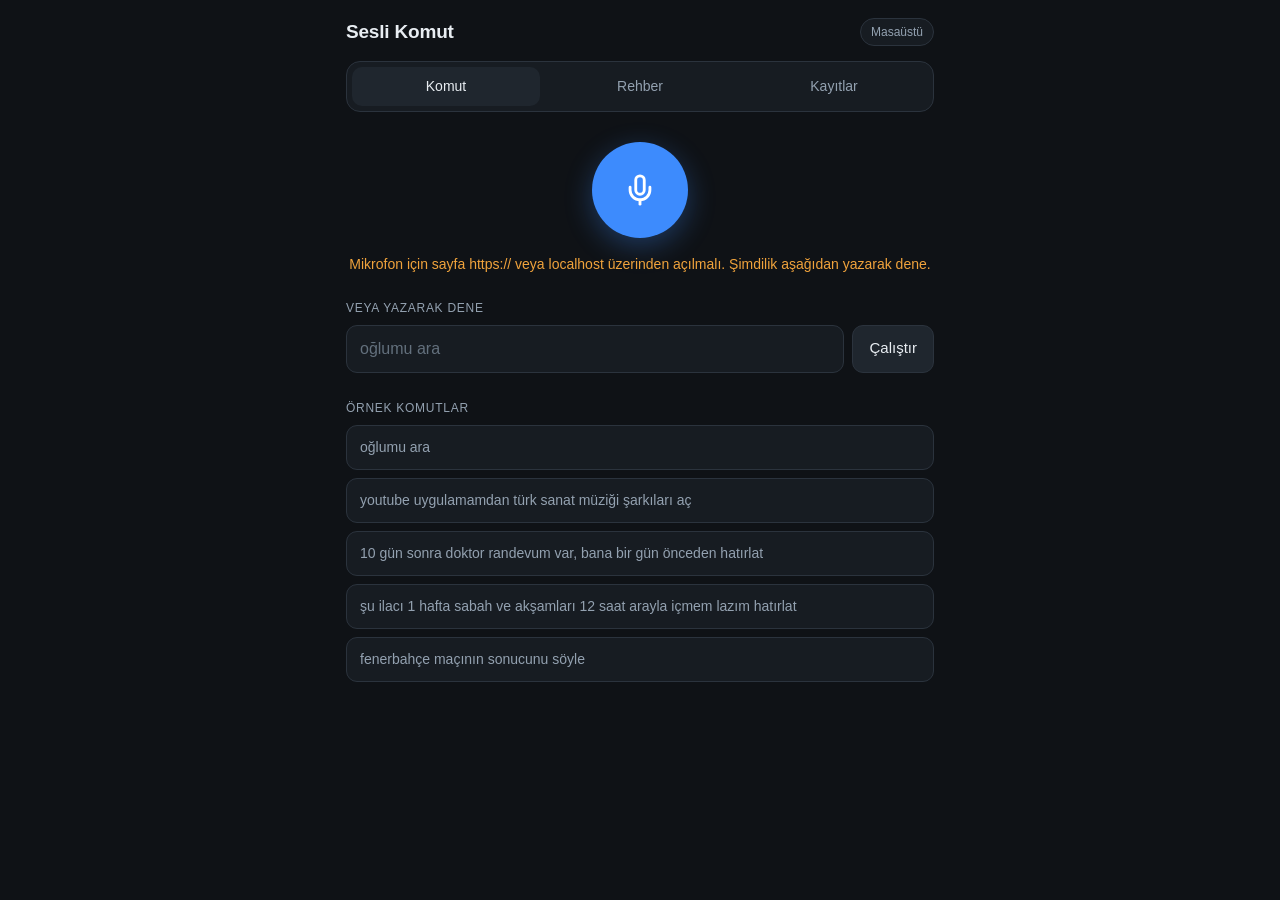
<file: index.html>
<!doctype html>
<html lang="tr">
<head>
  <meta charset="utf-8">
  <meta name="viewport" content="width=device-width, initial-scale=1, viewport-fit=cover">
  <meta name="theme-color" content="#0f1216">
  <title>Sesli Komut</title>

  <!-- Ana ekrana eklendiğinde tarayıcı çubuğu olmadan açılsın diye.
       Android manifest'i okur; iOS hâlâ kendi apple-* etiketlerini istiyor. -->
  <link rel="manifest" href="manifest.json">
  <link rel="icon" href="simge/simge-192.png" sizes="192x192" type="image/png">
  <link rel="apple-touch-icon" href="simge/apple-touch-icon.png">
  <meta name="apple-mobile-web-app-capable" content="yes">
  <meta name="apple-mobile-web-app-status-bar-style" content="black-translucent">
  <meta name="apple-mobile-web-app-title" content="Sesli Komut">
  <meta name="mobile-web-app-capable" content="yes">

  <link rel="stylesheet" href="css/style.css">
</head>
<body>

  <header class="ust">
    <h1>Sesli Komut</h1>
    <span class="rozet" id="platform">—</span>
  </header>

  <nav class="sekmeler">
    <button type="button" id="sekme-komut" class="etkin">Komut</button>
    <button type="button" id="sekme-rehber">Rehber</button>
    <button type="button" id="sekme-kayit">Kayıtlar</button>
  </nav>

  <main>

    <!-- KOMUT -->
    <section id="panel-komut">
      <div class="mikrofon-alani">
        <button type="button" id="mikrofon" aria-label="Konuşmaya başla">
          <svg viewBox="0 0 24 24" width="34" height="34" fill="none" stroke="currentColor"
               stroke-width="2" stroke-linecap="round" stroke-linejoin="round" aria-hidden="true">
            <path d="M12 2a3 3 0 0 0-3 3v7a3 3 0 0 0 6 0V5a3 3 0 0 0-3-3z"/>
            <path d="M19 10v2a7 7 0 0 1-14 0v-2"/>
            <line x1="12" y1="19" x2="12" y2="22"/>
          </svg>
        </button>
        <p class="durum" id="durum">Hazırlanıyor…</p>
        <p class="duyulan" id="duyulan" hidden></p>
      </div>

      <div class="kart" id="kart" hidden></div>

      <div class="yazi-alani">
        <label for="yazi-giris">Veya yazarak dene</label>
        <div class="yazi-satir">
          <input type="text" id="yazi-giris" placeholder="oğlumu ara" autocomplete="off">
          <button type="button" id="yazi-gonder">Çalıştır</button>
        </div>
      </div>

      <div class="ornekler">
        <p class="baslik-kucuk">Örnek komutlar</p>
        <button type="button" class="ornek">oğlumu ara</button>
        <button type="button" class="ornek">youtube uygulamamdan türk sanat müziği şarkıları aç</button>
        <button type="button" class="ornek">10 gün sonra doktor randevum var, bana bir gün önceden hatırlat</button>
        <button type="button" class="ornek">şu ilacı 1 hafta sabah ve akşamları 12 saat arayla içmem lazım hatırlat</button>
        <button type="button" class="ornek">fenerbahçe maçının sonucunu söyle</button>
      </div>
    </section>

    <!-- REHBER -->
    <section id="panel-rehber" hidden>
      <p class="aciklama">
        Telefonun kendi rehberini bir web uygulaması okuyamaz — bu iOS ve Android'de aynı.
        Bu yüzden aramak istediğin kişileri buraya bir kez tanıtıyoruz.
        <strong>Günlük konuşmada nasıl diyorsan öyle yaz</strong> ("oğlum", "annem", "eşim"),
        çünkü komutta o adı söyleyeceksin.
      </p>

      <div class="form">
        <input type="text" id="rehber-isim" placeholder="oğlum" autocomplete="off">
        <input type="tel" id="rehber-numara" placeholder="05xx xxx xx xx" autocomplete="off">
        <button type="button" id="rehber-kaydet">Kaydet</button>
      </div>

      <div id="rehber-liste"></div>
    </section>

    <!-- KAYITLAR -->
    <section id="panel-kayit" hidden>
      <p class="aciklama">
        Söylediğin her komut buraya düşüyor. <strong>Anlaşılmayanlar</strong> kırmızı görünür —
        sıradaki sürümde hangi komutları eklememiz gerektiğini bu liste söyleyecek.
      </p>
      <p class="ozet" id="kayit-ozet"></p>
      <button type="button" class="ornek" id="kayit-kopyala">Kayıtları kopyala</button>
      <div id="kayit-liste"></div>
    </section>

  </main>

  <script src="js/nlp.js"></script>
  <script src="js/actions.js"></script>
  <script src="js/commands.js"></script>
  <script src="js/app.js"></script>
</body>
</html>
</file>
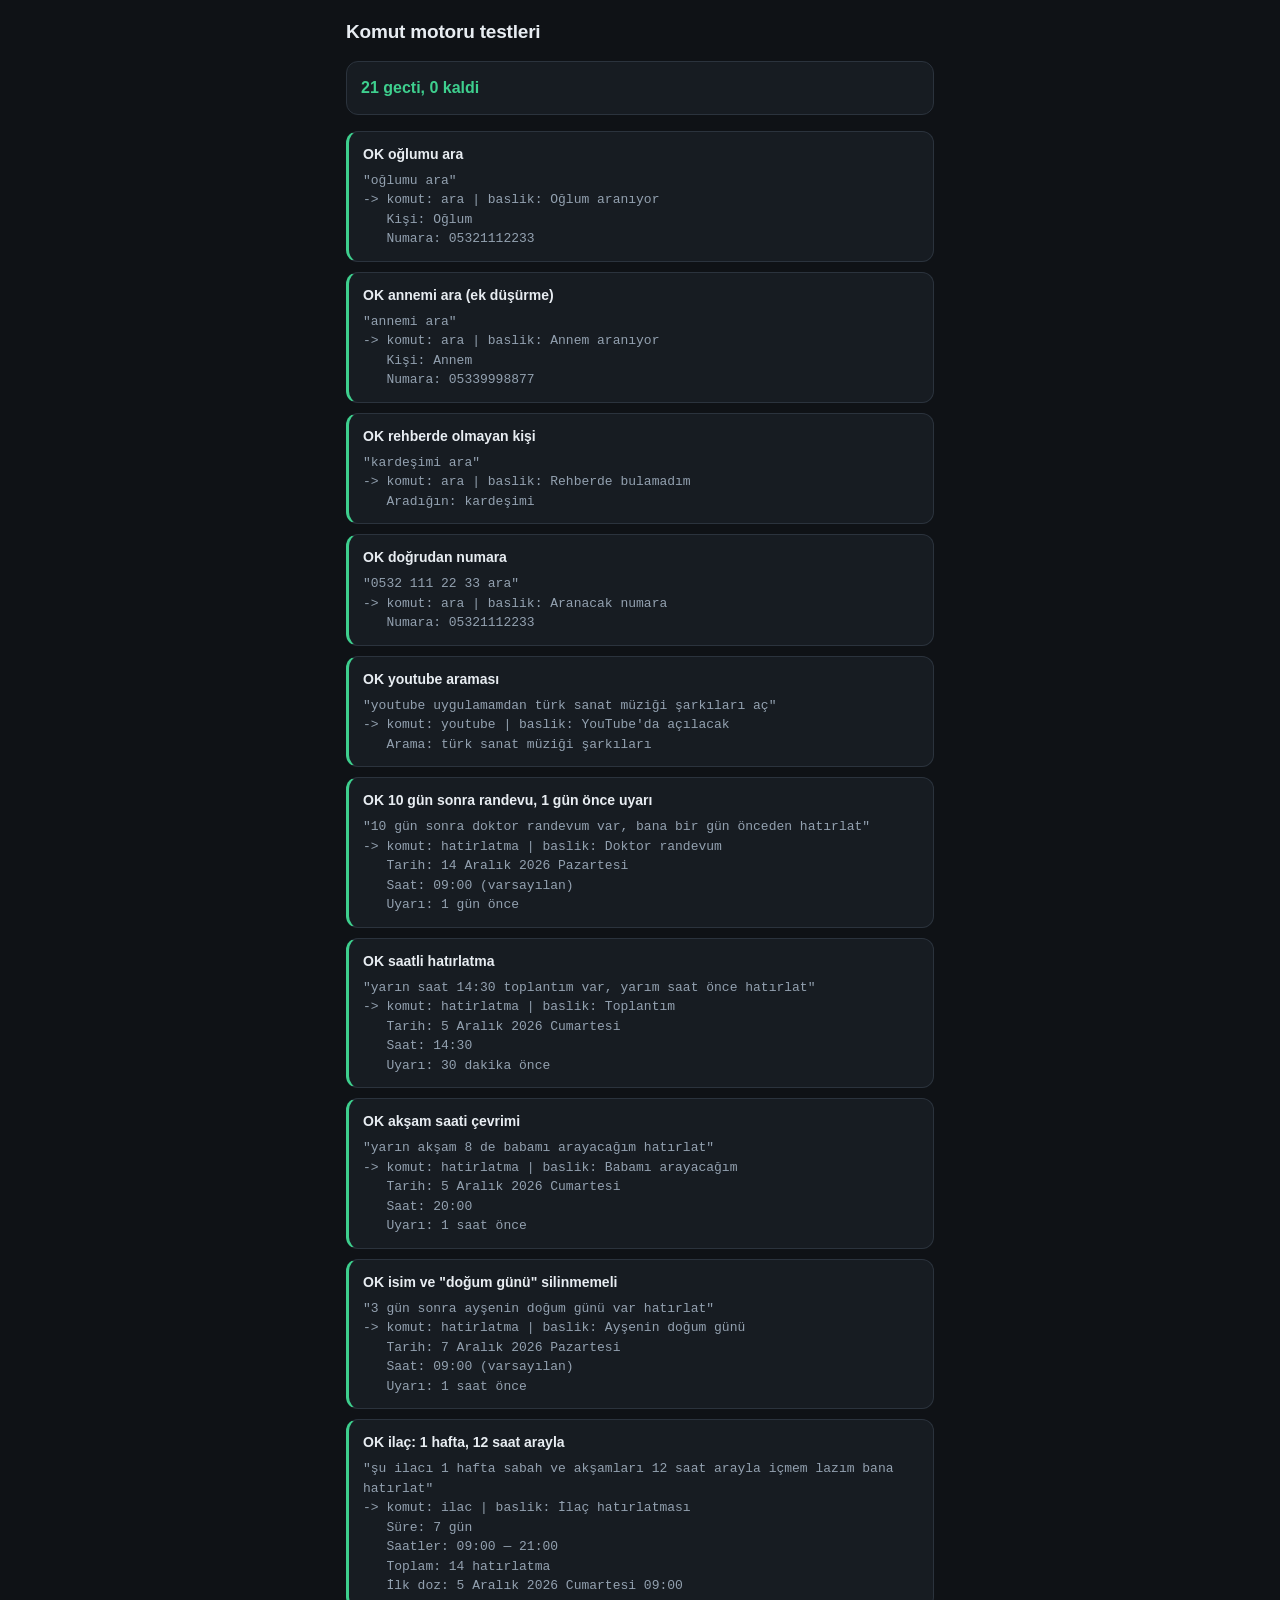
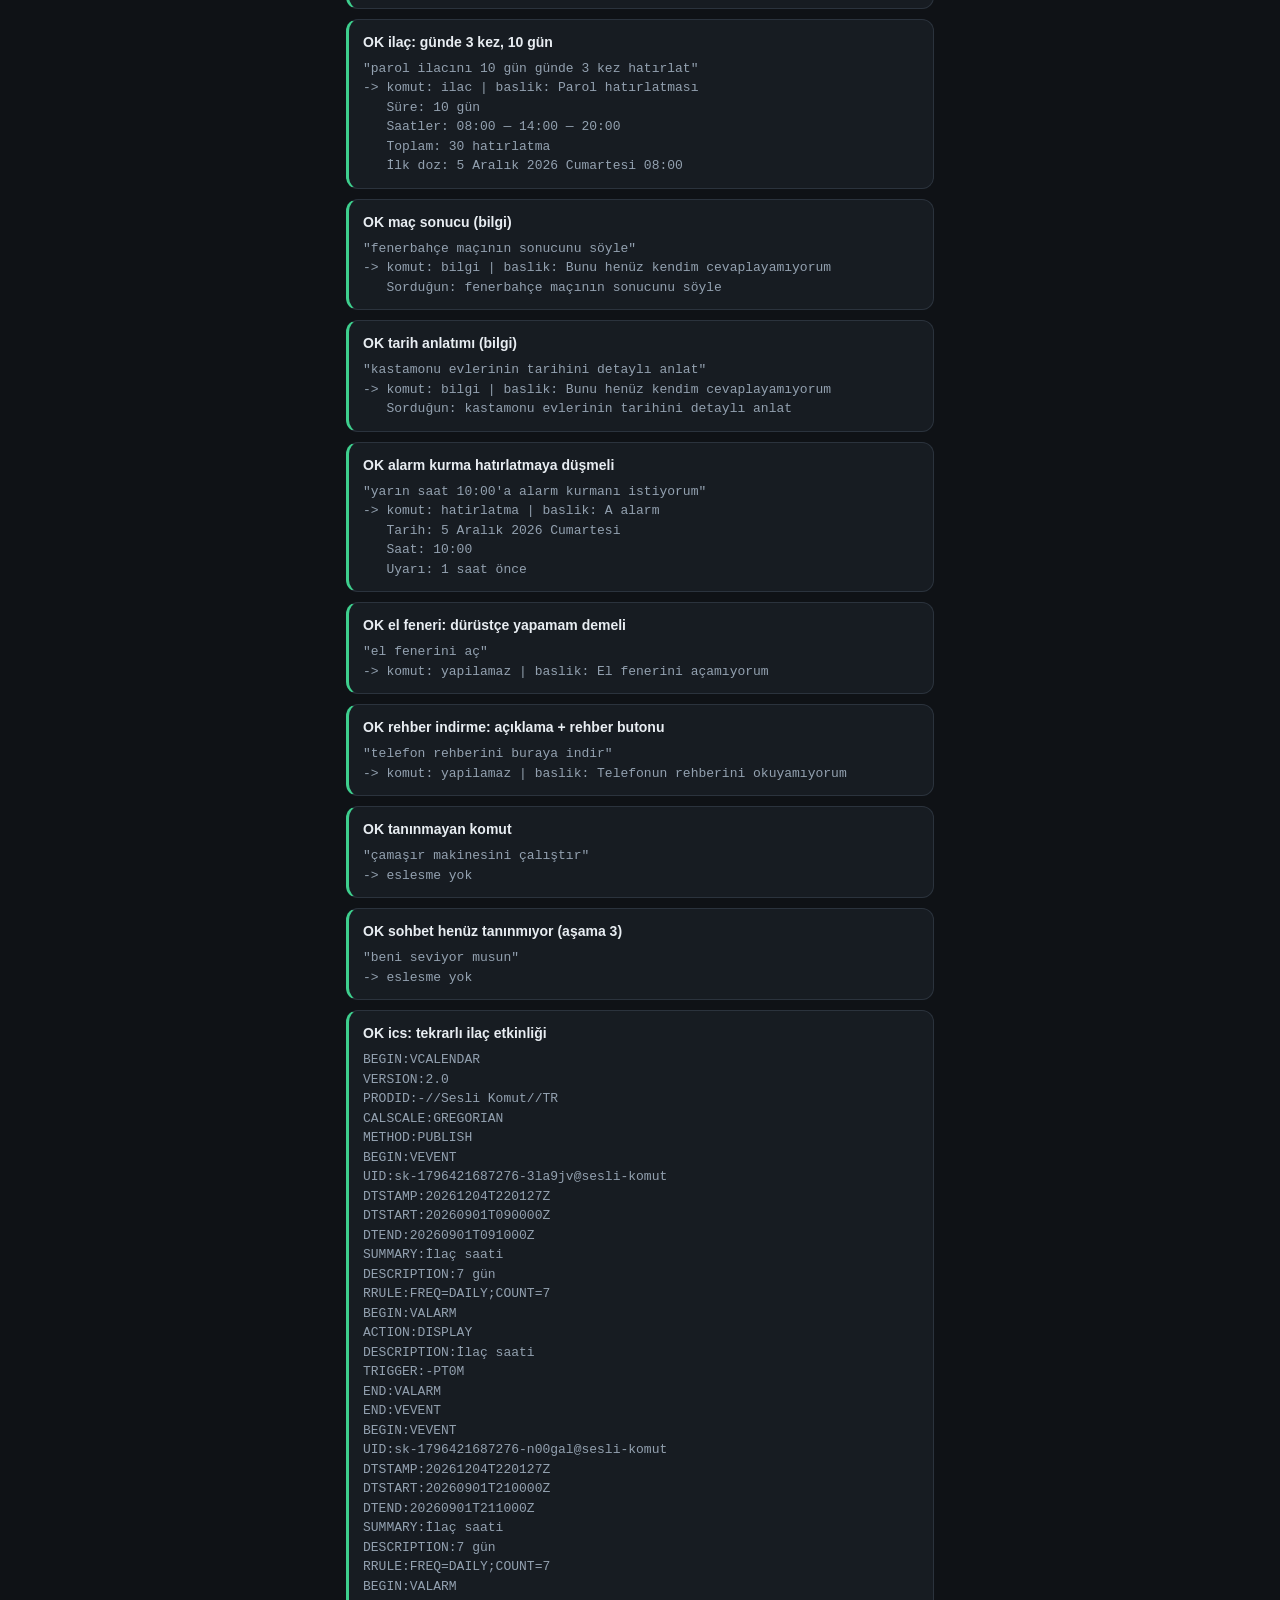
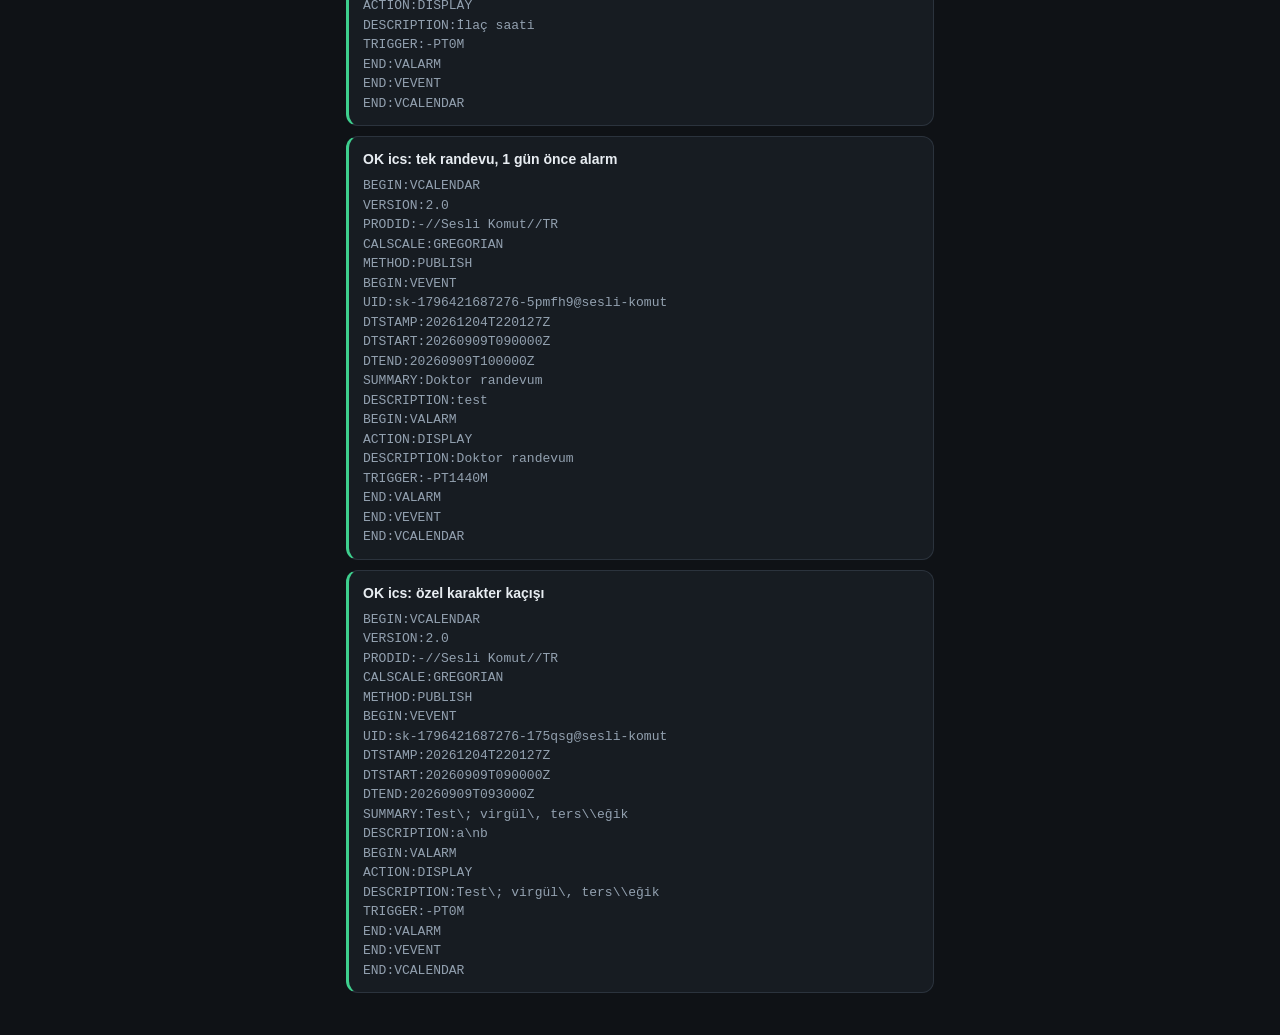
<file: test.html>
<!doctype html>
<html lang="tr">
<head>
  <meta charset="utf-8">
  <title>Komut motoru testleri</title>
  <link rel="stylesheet" href="css/style.css">
  <style>
    .t { background:#171c22; border:1px solid #2b333d; border-left:3px solid #3ecf8e;
         border-radius:12px; padding:12px 14px; margin-bottom:10px; font-size:14px; }
    .t.kotu { border-left-color:#ef5f5f; }
    .t b { display:block; margin-bottom:6px; }
    .t pre { margin:6px 0 0; white-space:pre-wrap; color:#93a1b0; font-size:13px; }
    #ozet { font-size:16px; font-weight:600; padding:14px; border-radius:12px;
            background:#171c22; border:1px solid #2b333d; margin-bottom:16px; }
  </style>
</head>
<body>
  <header class="ust"><h1>Komut motoru testleri</h1></header>
  <div id="ozet">çalışıyor…</div>
  <div id="sonuc"></div>

  <script src="js/nlp.js"></script>
  <script src="js/actions.js"></script>
  <script src="js/commands.js"></script>
  <script>
  (function () {
    // Sahte bağlam: gerçek rehber yerine sabit bir liste
    var eklenenIsim = null;
    var kaydedilenIstek = [];
    var sahteRehber = [
      { isim: 'oğlum', numara: '05321112233' },
      { isim: 'annem', numara: '05339998877' }
    ];
    var ctx = {
      rehberBul: function (isim) {
        for (var i = 0; i < sahteRehber.length; i++) {
          if (SK.nlp.isimEslesir(isim, sahteRehber[i].isim)) return sahteRehber[i];
        }
        return null;
      },
      rehberEkleFormu: function (isim) { eklenenIsim = isim; },
      istekKaydet: function (m, t) { kaydedilenIstek.push([m, t]); }
    };

    var gecti = 0, kaldi = 0;
    var kutu = document.getElementById('sonuc');

    function dene(baslik, metin, kontrol) {
      var kart = SK.komutlar.calistir(metin, ctx);
      var hata = null;
      try {
        hata = kontrol(kart);
      } catch (e) {
        hata = 'istisna: ' + e.message;
      }
      var d = document.createElement('div');
      d.className = 't' + (hata ? ' kotu' : '');
      var b = document.createElement('b');
      b.textContent = (hata ? 'X ' : 'OK ') + baslik;
      d.appendChild(b);
      var pre = document.createElement('pre');
      var ozet = '"' + metin + '"\n';
      if (kart) {
        ozet += '-> komut: ' + kart.komutId + ' | baslik: ' + kart.baslik + '\n';
        (kart.satirlar || []).forEach(function (s) { ozet += '   ' + s.etiket + ': ' + s.deger + '\n'; });
      } else {
        ozet += '-> eslesme yok\n';
      }
      if (hata) ozet += 'BEKLENEN SAGLANMADI: ' + hata;
      pre.textContent = ozet;
      d.appendChild(pre);
      kutu.appendChild(d);
      if (hata) kaldi++; else gecti++;
    }

    function satir(kart, etiket) {
      var s = (kart.satirlar || []).filter(function (x) { return x.etiket === etiket; })[0];
      return s ? s.deger : null;
    }

    var bugun = SK.nlp.gunBasi(new Date());
    var on = SK.nlp.gunEkle(bugun, 10);

    // a) Kişi arama
    dene('oğlumu ara', 'oğlumu ara', function (k) {
      if (!k || k.komutId !== 'ara') return 'ara komutu beklendi';
      if (satir(k, 'Numara') !== '05321112233') return 'numara yanlis';
      return null;
    });

    dene('annemi ara (ek düşürme)', 'annemi ara', function (k) {
      if (!k || k.komutId !== 'ara') return 'ara komutu beklendi';
      if (satir(k, 'Numara') !== '05339998877') return 'numara yanlis';
      return null;
    });

    dene('rehberde olmayan kişi', 'kardeşimi ara', function (k) {
      if (!k || k.komutId !== 'ara') return 'ara komutu beklendi';
      if (!k.uyari) return 'uyari karti beklendi';
      return null;
    });

    dene('doğrudan numara', '0532 111 22 33 ara', function (k) {
      if (!k || k.komutId !== 'ara') return 'ara komutu beklendi';
      if (satir(k, 'Numara') !== '05321112233') return 'numara temizlenmedi';
      return null;
    });

    // d) YouTube
    dene('youtube araması', 'youtube uygulamamdan türk sanat müziği şarkıları aç', function (k) {
      if (!k || k.komutId !== 'youtube') return 'youtube komutu beklendi';
      var q = satir(k, 'Arama');
      if (q !== 'türk sanat müziği şarkıları') return 'sorgu yanlis cikti: "' + q + '"';
      return null;
    });

    // e) Tek seferlik hatırlatma
    dene('10 gün sonra randevu, 1 gün önce uyarı',
         '10 gün sonra doktor randevum var, bana bir gün önceden hatırlat', function (k) {
      if (!k || k.komutId !== 'hatirlatma') return 'hatirlatma komutu beklendi';
      if (satir(k, 'Tarih') !== SK.nlp.tarihYaz(on)) return 'tarih 10 gun sonrasi olmali';
      if (satir(k, 'Uyarı') !== '1 gün önce') return 'uyari payi 1 gun olmali (10 gun degil)';
      if (k.baslik.indexOf('randevu') === -1) return 'baslik randevu icermeli: ' + k.baslik;
      return null;
    });

    dene('saatli hatırlatma', 'yarın saat 14:30 toplantım var, yarım saat önce hatırlat', function (k) {
      if (!k || k.komutId !== 'hatirlatma') return 'hatirlatma komutu beklendi';
      if (satir(k, 'Saat') !== '14:30') return 'saat yanlis';
      if (satir(k, 'Uyarı') !== '30 dakika önce') return 'uyari payi yanlis';
      if (k.baslik !== 'Toplantım') return 'baslik temiz olmali, gelen: "' + k.baslik + '"';
      return null;
    });

    dene('akşam saati çevrimi', 'yarın akşam 8 de babamı arayacağım hatırlat', function (k) {
      if (!k || k.komutId !== 'hatirlatma') return 'hatirlatma komutu beklendi';
      if (satir(k, 'Saat') !== '20:00') return 'aksam 8 -> 20:00 olmali, gelen: ' + satir(k, 'Saat');
      if (k.baslik !== 'Babamı arayacağım') return 'baslik: "' + k.baslik + '"';
      return null;
    });

    dene('isim ve "doğum günü" silinmemeli', '3 gün sonra ayşenin doğum günü var hatırlat', function (k) {
      if (!k || k.komutId !== 'hatirlatma') return 'hatirlatma komutu beklendi';
      if (k.baslik !== 'Ayşenin doğum günü') return 'baslik: "' + k.baslik + '"';
      return null;
    });

    // f) İlaç / tekrarlı
    dene('ilaç: 1 hafta, 12 saat arayla',
         'şu ilacı 1 hafta sabah ve akşamları 12 saat arayla içmem lazım bana hatırlat', function (k) {
      if (!k || k.komutId !== 'ilac') return 'ilac komutu beklendi';
      if (satir(k, 'Süre') !== '7 gün') return 'sure 7 gun olmali';
      if (satir(k, 'Saatler') !== '09:00 — 21:00') return 'saatler yanlis: ' + satir(k, 'Saatler');
      if (satir(k, 'Toplam') !== '14 hatırlatma') return 'toplam yanlis';
      return null;
    });

    dene('ilaç: günde 3 kez, 10 gün', 'parol ilacını 10 gün günde 3 kez hatırlat', function (k) {
      if (!k || k.komutId !== 'ilac') return 'ilac komutu beklendi';
      if (satir(k, 'Süre') !== '10 gün') return 'sure yanlis: ' + satir(k, 'Süre');
      if (k.baslik.toLowerCase().indexOf('parol') === -1) return 'ilac adi yakalanmali: ' + k.baslik;
      // Gece yarısı dozu olmamalı: aralık verilmediyse dozlar gündüze yayılmalı
      if (satir(k, 'Saatler') !== '08:00 — 14:00 — 20:00') return 'saatler gunduze yayilmali, gelen: ' + satir(k, 'Saatler');
      return null;
    });

    // b, c) Bilgi soruları — henüz cevaplanmıyor ama tanınmalı
    dene('maç sonucu (bilgi)', 'fenerbahçe maçının sonucunu söyle', function (k) {
      if (!k || k.komutId !== 'bilgi') return 'bilgi komutu beklendi';
      return null;
    });

    dene('tarih anlatımı (bilgi)', 'kastamonu evlerinin tarihini detaylı anlat', function (k) {
      if (!k || k.komutId !== 'bilgi') return 'bilgi komutu beklendi';
      return null;
    });

    // g) Gerçek kullanımdan gelen boşluklar (31 Ağustos 2026 kayıtları)
    dene('alarm kurma hatırlatmaya düşmeli',
         'yarın saat 10:00\'a alarm kurmanı istiyorum', function (k) {
      if (!k || k.komutId !== 'hatirlatma') return 'hatirlatma komutu beklendi';
      if (satir(k, 'Saat') !== '10:00') return 'saat yanlis: ' + satir(k, 'Saat');
      return null;
    });

    dene('el feneri: dürüstçe yapamam demeli', 'el fenerini aç', function (k) {
      if (!k || k.komutId !== 'yapilamaz') return 'yapilamaz komutu beklendi';
      if (!k.uyari) return 'uyari karti beklendi';
      return null;
    });

    dene('rehber indirme: açıklama + rehber butonu',
         'telefon rehberini buraya indir', function (k) {
      if (!k || k.komutId !== 'yapilamaz') return 'yapilamaz komutu beklendi';
      if (!k.aksiyonlar || !k.aksiyonlar.length) return 'rehbere yonlendiren buton olmali';
      return null;
    });

    // Tanınmayan
    dene('tanınmayan komut', 'çamaşır makinesini çalıştır', function (k) {
      if (k) return 'eslesme olmamaliydi, gelen: ' + k.komutId;
      return null;
    });

    dene('sohbet henüz tanınmıyor (aşama 3)', 'beni seviyor musun', function (k) {
      if (k) return 'eslesme olmamaliydi, gelen: ' + k.komutId;
      return null;
    });

    // --- Takvim dosyası (.ics) ---
    // Hatırlatmalar telefona bu dosyayla ulaşıyor; biçimi bozuksa Takvim reddeder.
    function icsDene(baslik, etkinlikler, kontrol) {
      var ics = SK.actions.icsUret(etkinlikler);
      var hata = null;
      try { hata = kontrol(ics); } catch (e) { hata = 'istisna: ' + e.message; }
      var d = document.createElement('div');
      d.className = 't' + (hata ? ' kotu' : '');
      var b = document.createElement('b');
      b.textContent = (hata ? 'X ' : 'OK ') + baslik;
      d.appendChild(b);
      var pre = document.createElement('pre');
      pre.textContent = (hata ? 'BEKLENEN SAGLANMADI: ' + hata + '\n\n' : '') + ics;
      d.appendChild(pre);
      kutu.appendChild(d);
      if (hata) kaldi++; else gecti++;
    }

    icsDene('ics: tekrarlı ilaç etkinliği', [
      { baslik: 'İlaç saati', aciklama: '7 gün', baslangic: new Date(2026, 8, 1, 9, 0, 0),
        dakika: 10, uyariDakika: 0, tekrarGun: 7 },
      { baslik: 'İlaç saati', aciklama: '7 gün', baslangic: new Date(2026, 8, 1, 21, 0, 0),
        dakika: 10, uyariDakika: 0, tekrarGun: 7 }
    ], function (ics) {
      if (ics.indexOf('BEGIN:VCALENDAR') !== 0) return 'VCALENDAR ile baslamali';
      if (ics.indexOf('END:VCALENDAR') === -1) return 'VCALENDAR kapanmamis';
      if ((ics.match(/BEGIN:VEVENT/g) || []).length !== 2) return '2 etkinlik olmali';
      if ((ics.match(/END:VEVENT/g) || []).length !== 2) return 'etkinlikler kapanmamis';
      if ((ics.match(/RRULE:FREQ=DAILY;COUNT=7/g) || []).length !== 2) return 'RRULE eksik';
      if ((ics.match(/BEGIN:VALARM/g) || []).length !== 2) return 'alarm eksik';
      if (!/DTSTART:\d{8}T\d{6}Z/.test(ics)) return 'DTSTART bicimi bozuk';
      if (ics.indexOf('\r\n') === -1) return 'satir sonlari CRLF olmali';
      return null;
    });

    icsDene('ics: tek randevu, 1 gün önce alarm', [
      { baslik: 'Doktor randevum', aciklama: 'test', baslangic: new Date(2026, 8, 9, 9, 0, 0),
        dakika: 60, uyariDakika: 1440 }
    ], function (ics) {
      if ((ics.match(/BEGIN:VEVENT/g) || []).length !== 1) return '1 etkinlik olmali';
      if (ics.indexOf('TRIGGER:-PT1440M') === -1) return '1 gun onceki alarm eksik';
      if (ics.indexOf('RRULE') !== -1) return 'tek seferlik etkinlikte RRULE olmamali';
      if (ics.indexOf('SUMMARY:Doktor randevum') === -1) return 'baslik eksik';
      return null;
    });

    icsDene('ics: özel karakter kaçışı', [
      { baslik: 'Test; virgül, ters\\eğik', aciklama: 'a\nb', baslangic: new Date(2026, 8, 9, 9, 0, 0),
        dakika: 30, uyariDakika: 0 }
    ], function (ics) {
      if (ics.indexOf('SUMMARY:Test\\; virgül\\, ters\\\\eğik') === -1) return 'kacis yapilmamis';
      if (ics.indexOf('DESCRIPTION:a\\nb') === -1) return 'satir sonu kacisi yapilmamis';
      return null;
    });

    var ozet = document.getElementById('ozet');
    ozet.textContent = gecti + ' gecti, ' + kaldi + ' kaldi';
    ozet.style.color = kaldi ? '#ef5f5f' : '#3ecf8e';
    document.title = 'SONUC: ' + gecti + ' gecti, ' + kaldi + ' kaldi';
  })();
  </script>
</body>
</html>
</file>
<file: css/style.css>
/* Mobil öncelikli. Telefonda tam ekran uygulama gibi durması hedeflendi;
   masaüstünde ortalanmış dar bir sütun olarak açılır. */

:root {
  --zemin: #0f1216;
  --yuzey: #171c22;
  --yuzey-2: #1f262e;
  --cizgi: #2b333d;
  --metin: #e8edf2;
  --soluk: #93a1b0;
  --vurgu: #3d8bfd;
  --vurgu-koyu: #2b6fd4;
  --uyari: #f0a33c;
  --hata: #ef5f5f;
  --yaricap: 14px;
}

* { box-sizing: border-box; }

html, body {
  margin: 0;
  padding: 0;
  background: var(--zemin);
  color: var(--metin);
  font-family: -apple-system, BlinkMacSystemFont, "Segoe UI", Roboto, sans-serif;
  font-size: 16px;
  line-height: 1.5;
  -webkit-text-size-adjust: 100%;
}

body {
  max-width: 620px;
  margin: 0 auto;
  padding: 0 16px calc(32px + env(safe-area-inset-bottom));
  min-height: 100vh;
}

/* --- Üst başlık --- */

.ust {
  display: flex;
  align-items: center;
  justify-content: space-between;
  gap: 12px;
  padding: calc(18px + env(safe-area-inset-top)) 0 14px;
}

.ust h1 {
  font-size: 19px;
  font-weight: 600;
  letter-spacing: -0.01em;
  margin: 0;
}

.rozet {
  font-size: 12px;
  color: var(--soluk);
  background: var(--yuzey);
  border: 1px solid var(--cizgi);
  border-radius: 999px;
  padding: 4px 10px;
  white-space: nowrap;
}

/* --- Sekmeler --- */

.sekmeler {
  display: flex;
  gap: 6px;
  background: var(--yuzey);
  border: 1px solid var(--cizgi);
  border-radius: var(--yaricap);
  padding: 5px;
  margin-bottom: 22px;
}

.sekmeler button {
  flex: 1;
  appearance: none;
  border: 0;
  background: transparent;
  color: var(--soluk);
  font: inherit;
  font-size: 14px;
  font-weight: 500;
  padding: 9px 6px;
  border-radius: 10px;
  cursor: pointer;
  transition: background 0.15s, color 0.15s;
}

.sekmeler button.etkin {
  background: var(--yuzey-2);
  color: var(--metin);
}

/* --- Mikrofon --- */

.mikrofon-alani {
  text-align: center;
  padding: 8px 0 24px;
}

#mikrofon {
  width: 96px;
  height: 96px;
  border-radius: 50%;
  border: 0;
  background: var(--vurgu);
  color: #fff;
  cursor: pointer;
  display: inline-flex;
  align-items: center;
  justify-content: center;
  box-shadow: 0 8px 28px rgba(61, 139, 253, 0.32);
  transition: transform 0.12s, background 0.2s, box-shadow 0.2s;
  -webkit-tap-highlight-color: transparent;
}

#mikrofon:active { transform: scale(0.95); }

#mikrofon:disabled {
  background: var(--yuzey-2);
  color: var(--soluk);
  box-shadow: none;
  cursor: not-allowed;
}

#mikrofon.dinliyor {
  background: var(--hata);
  box-shadow: 0 0 0 0 rgba(239, 95, 95, 0.55);
  animation: nabiz 1.4s infinite;
}

@keyframes nabiz {
  0%   { box-shadow: 0 0 0 0 rgba(239, 95, 95, 0.5); }
  70%  { box-shadow: 0 0 0 22px rgba(239, 95, 95, 0); }
  100% { box-shadow: 0 0 0 0 rgba(239, 95, 95, 0); }
}

@media (prefers-reduced-motion: reduce) {
  #mikrofon.dinliyor { animation: none; }
}

.durum {
  margin: 16px 0 0;
  font-size: 14px;
  color: var(--soluk);
}

.durum.aktif { color: var(--vurgu); }
.durum.hata  { color: var(--uyari); }

.duyulan {
  margin: 12px auto 0;
  max-width: 460px;
  font-size: 17px;
  color: var(--metin);
  background: var(--yuzey);
  border: 1px solid var(--cizgi);
  border-radius: var(--yaricap);
  padding: 12px 14px;
}

/* --- Sonuç kartı --- */

.kart {
  background: var(--yuzey);
  border: 1px solid var(--cizgi);
  border-left: 3px solid var(--vurgu);
  border-radius: var(--yaricap);
  padding: 16px 16px 18px;
  margin-bottom: 24px;
}

.kart.uyari { border-left-color: var(--uyari); }

.kart h2 {
  margin: 0 0 12px;
  font-size: 17px;
  font-weight: 600;
}

.kart dl {
  margin: 0;
  display: grid;
  grid-template-columns: minmax(70px, auto) 1fr;
  gap: 6px 14px;
  font-size: 14px;
}

.kart dt { color: var(--soluk); }
.kart dd { margin: 0; }

.kart .aciklama {
  margin: 14px 0 0;
  font-size: 13px;
  line-height: 1.55;
  color: var(--soluk);
}

.aksiyonlar {
  display: flex;
  flex-wrap: wrap;
  gap: 10px;
  margin-top: 16px;
}

.aksiyon {
  appearance: none;
  display: inline-flex;
  align-items: center;
  justify-content: center;
  border: 1px solid var(--cizgi);
  background: var(--yuzey-2);
  color: var(--metin);
  text-decoration: none;
  font: inherit;
  font-size: 15px;
  font-weight: 500;
  padding: 11px 18px;
  border-radius: 11px;
  cursor: pointer;
}

.aksiyon.birincil {
  background: var(--vurgu);
  border-color: var(--vurgu);
  color: #fff;
}

.aksiyon.birincil:active { background: var(--vurgu-koyu); }

/* --- Yazarak deneme --- */

.yazi-alani { margin-bottom: 26px; }

.yazi-alani label,
.baslik-kucuk {
  display: block;
  font-size: 12px;
  text-transform: uppercase;
  letter-spacing: 0.06em;
  color: var(--soluk);
  margin-bottom: 8px;
}

.yazi-satir { display: flex; gap: 8px; }

input[type="text"],
input[type="tel"] {
  flex: 1;
  min-width: 0;
  background: var(--yuzey);
  border: 1px solid var(--cizgi);
  border-radius: 11px;
  color: var(--metin);
  font: inherit;
  font-size: 16px; /* iOS'ta 16px altı odaklanınca sayfayı yakınlaştırır */
  padding: 11px 13px;
}

input::placeholder { color: #63707d; }

input:focus {
  outline: none;
  border-color: var(--vurgu);
}

#yazi-gonder,
#rehber-kaydet {
  appearance: none;
  border: 1px solid var(--cizgi);
  background: var(--yuzey-2);
  color: var(--metin);
  font: inherit;
  font-size: 15px;
  font-weight: 500;
  padding: 11px 16px;
  border-radius: 11px;
  cursor: pointer;
  white-space: nowrap;
}

/* --- Örnek komutlar --- */

.ornekler { margin-bottom: 20px; }

.ornek {
  display: block;
  width: 100%;
  text-align: left;
  appearance: none;
  background: var(--yuzey);
  border: 1px solid var(--cizgi);
  border-radius: 11px;
  color: var(--soluk);
  font: inherit;
  font-size: 14px;
  padding: 11px 13px;
  margin-bottom: 8px;
  cursor: pointer;
}

.ornek:active { background: var(--yuzey-2); color: var(--metin); }

/* --- Ortak açıklama --- */

.aciklama {
  font-size: 13px;
  line-height: 1.6;
  color: var(--soluk);
  background: var(--yuzey);
  border: 1px solid var(--cizgi);
  border-radius: var(--yaricap);
  padding: 13px 15px;
  margin: 0 0 18px;
}

.aciklama strong { color: var(--metin); font-weight: 600; }

/* --- Rehber --- */

.form {
  display: flex;
  flex-wrap: wrap;
  gap: 8px;
  margin-bottom: 20px;
}

.form input { flex: 1 1 140px; }

.rehber-satir {
  display: flex;
  align-items: center;
  justify-content: space-between;
  gap: 12px;
  background: var(--yuzey);
  border: 1px solid var(--cizgi);
  border-radius: 11px;
  padding: 12px 14px;
  margin-bottom: 8px;
}

.rehber-bilgi { display: flex; flex-direction: column; min-width: 0; }
.rehber-bilgi strong { font-size: 15px; font-weight: 600; }
.rehber-bilgi span { font-size: 13px; color: var(--soluk); }

.sil {
  appearance: none;
  border: 1px solid var(--cizgi);
  background: transparent;
  color: var(--soluk);
  font: inherit;
  font-size: 13px;
  padding: 7px 12px;
  border-radius: 9px;
  cursor: pointer;
  flex-shrink: 0;
}

.sil:active { color: var(--hata); border-color: var(--hata); }

.bos { font-size: 14px; color: var(--soluk); line-height: 1.6; }

/* --- Kayıtlar --- */

.ozet { font-size: 13px; color: var(--soluk); margin: 0 0 12px; }

.kayit-satir {
  display: flex;
  align-items: center;
  justify-content: space-between;
  gap: 12px;
  background: var(--yuzey);
  border: 1px solid var(--cizgi);
  border-radius: 11px;
  padding: 11px 13px;
  margin-bottom: 7px;
  font-size: 14px;
}

.kayit-satir.eksik { border-color: rgba(239, 95, 95, 0.45); }

.kayit-metin { min-width: 0; overflow-wrap: anywhere; }

.kayit-etiket {
  font-size: 11px;
  color: var(--soluk);
  background: var(--yuzey-2);
  border-radius: 999px;
  padding: 3px 9px;
  white-space: nowrap;
  flex-shrink: 0;
}

.kayit-satir.eksik .kayit-etiket { color: var(--hata); }
</file>
